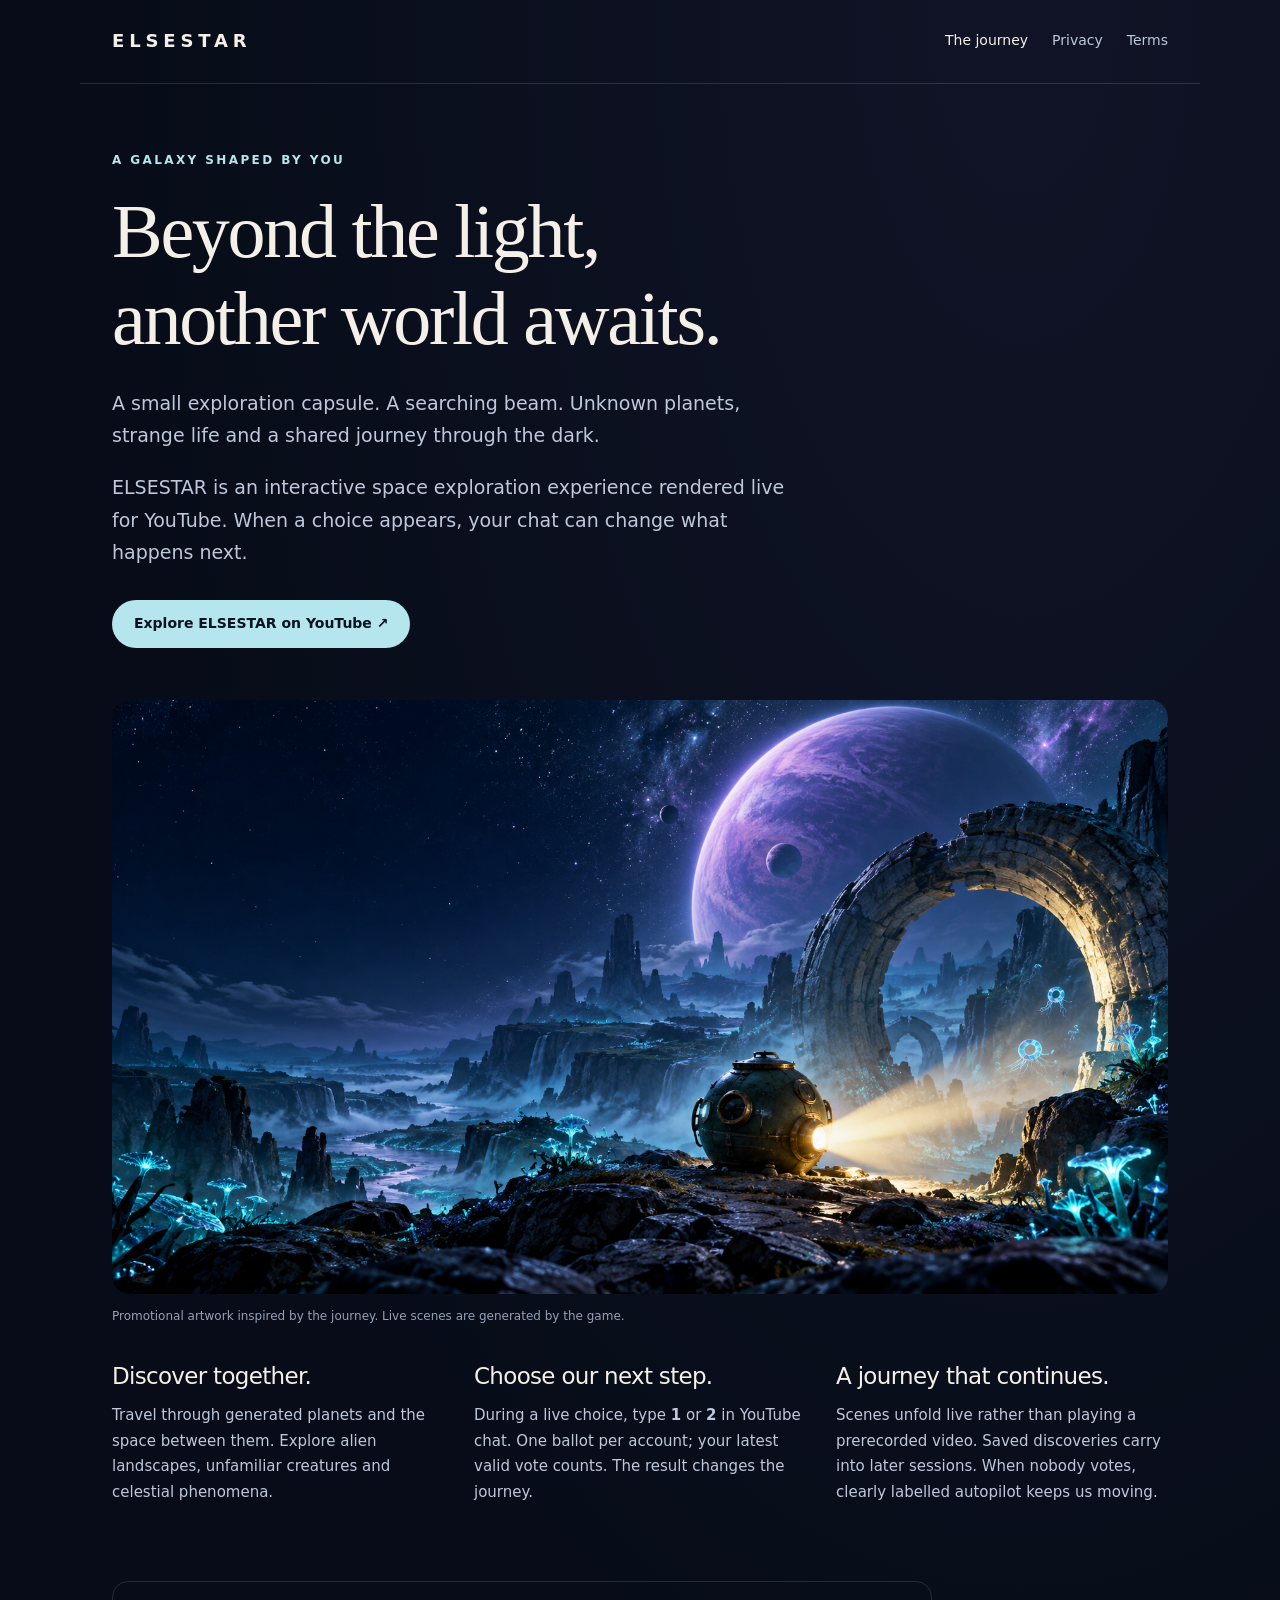
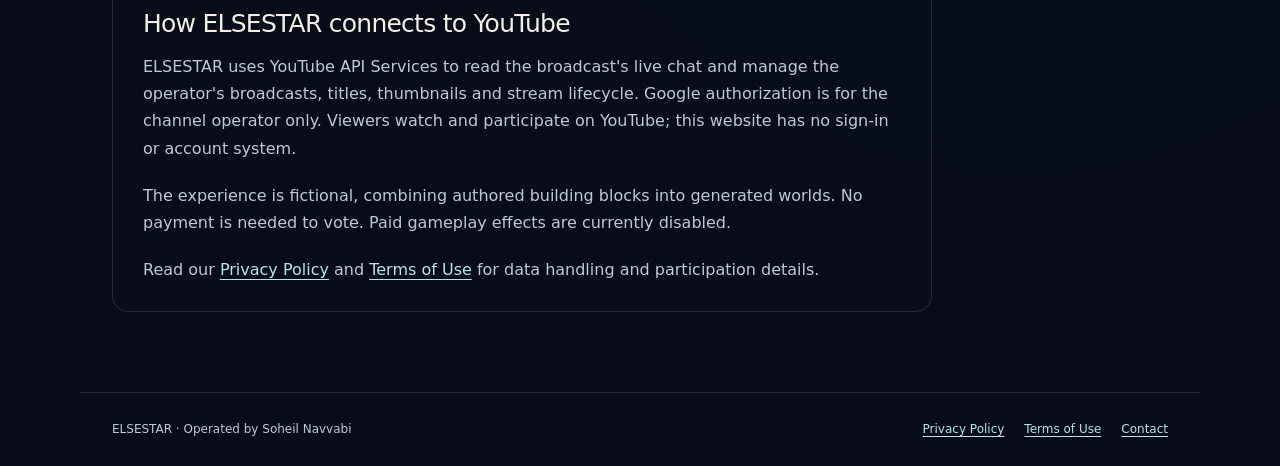
<file: index.html>
<!doctype html>
<html lang="en">
<head>
  <meta charset="utf-8">
  <meta name="viewport" content="width=device-width,initial-scale=1">
  <title>ELSESTAR · A galaxy shaped by you</title>
  <meta name="description" content="Explore unknown planets with ELSESTAR, a live-rendered space journey on YouTube. Real chat choices steer the expedition.">
  <meta name="theme-color" content="#070c18">
  <meta name="google-site-verification" content="zM57xL3msKDSajc5H6RdK731pdIDs801eKt3h3vTSII">
  <link rel="canonical" href="https://soheil-navvabi.github.io/">
  <link rel="stylesheet" href="styles.css">
</head>
<body>
<a class="skip" href="#content">Skip to content</a>
<header><a class="brand" href="./" aria-label="ELSESTAR home">ELSESTAR</a><nav aria-label="Main navigation"><a href="./" aria-current="page">The journey</a><a href="privacy.html">Privacy</a><a href="terms.html">Terms</a></nav></header>
<main id="content">
  <div class="eyebrow">A galaxy shaped by you</div>
  <h1>Beyond the light,<br>another world awaits.</h1>
  <p class="intro">A small exploration capsule. A searching beam. Unknown planets, strange life and a shared journey through the dark.</p>
  <p class="intro">ELSESTAR is an interactive space exploration experience rendered live for YouTube. When a choice appears, your chat can change what happens next.</p>
  <a class="button" href="https://www.youtube.com/channel/UCEKZS0ISGmkt2gDX1mvIlwg">Explore ELSESTAR on YouTube ↗</a>
  <figure class="hero-image"><img src="assets/exploration.png" width="1672" height="941" alt="ELSESTAR promotional artwork: a spherical capsule searches an alien landscape beneath a vast violet planet."><figcaption>Promotional artwork inspired by the journey. Live scenes are generated by the game.</figcaption></figure>
  <section class="cards" aria-label="How the journey works">
    <div><h2>Discover together.</h2><p>Travel through generated planets and the space between them. Explore alien landscapes, unfamiliar creatures and celestial phenomena.</p></div>
    <div><h2>Choose our next step.</h2><p>During a live choice, type <strong>1</strong> or <strong>2</strong> in YouTube chat. One ballot per account; your latest valid vote counts. The result changes the journey.</p></div>
    <div><h2>A journey that continues.</h2><p>Scenes unfold live rather than playing a prerecorded video. Saved discoveries carry into later sessions. When nobody votes, clearly labelled autopilot keeps us moving.</p></div>
  </section>
  <section class="owner-note" aria-labelledby="connection">
    <h2 id="connection">How ELSESTAR connects to YouTube</h2>
    <p>ELSESTAR uses YouTube API Services to read the broadcast's live chat and manage the operator's broadcasts, titles, thumbnails and stream lifecycle. Google authorization is for the channel operator only. Viewers watch and participate on YouTube; this website has no sign-in or account system.</p>
    <p>The experience is fictional, combining authored building blocks into generated worlds. No payment is needed to vote. Paid gameplay effects are currently disabled.</p>
    <p>Read our <a href="privacy.html">Privacy Policy</a> and <a href="terms.html">Terms of Use</a> for data handling and participation details.</p>
  </section>
</main>
<footer><p>ELSESTAR · Operated by Soheil Navvabi</p><div class="links"><a href="privacy.html">Privacy Policy</a><a href="terms.html">Terms of Use</a><a href="mailto:soheil.navvabi@gmail.com">Contact</a></div></footer>
</body>
</html>
</file>
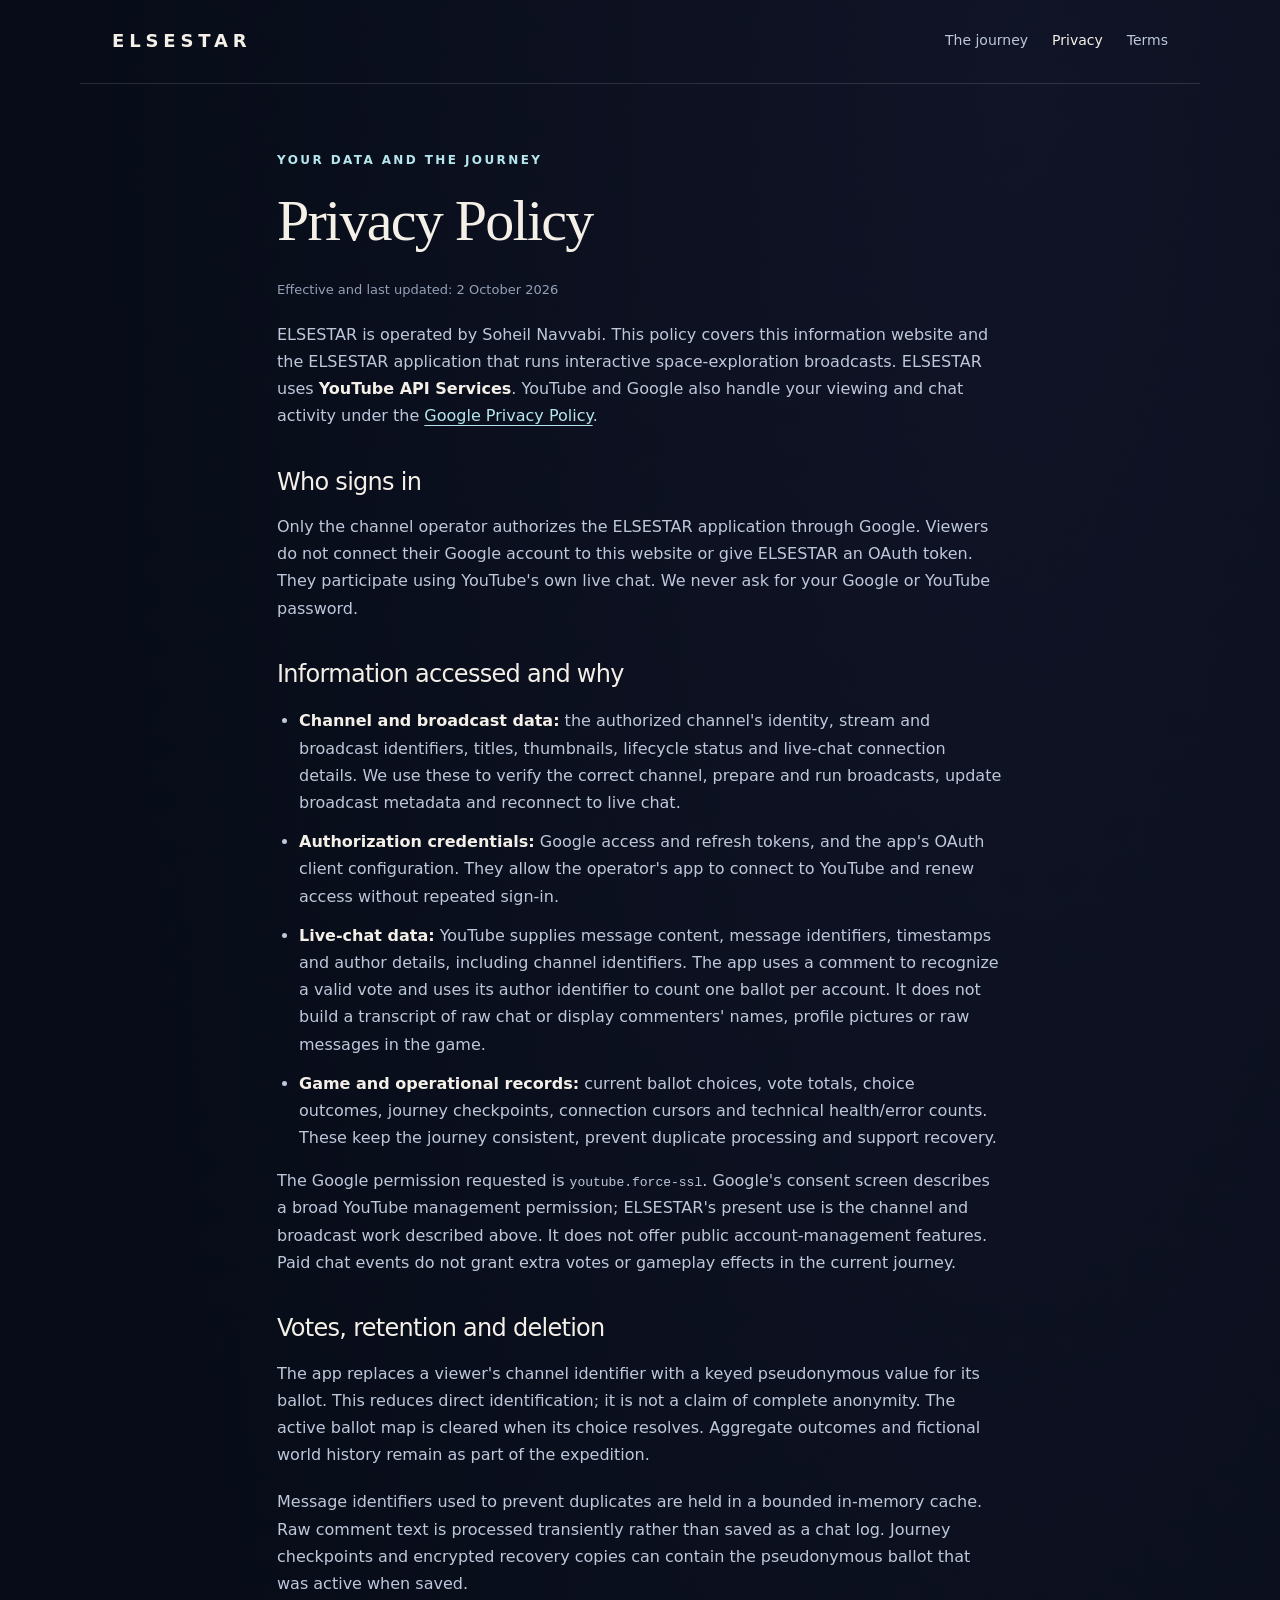
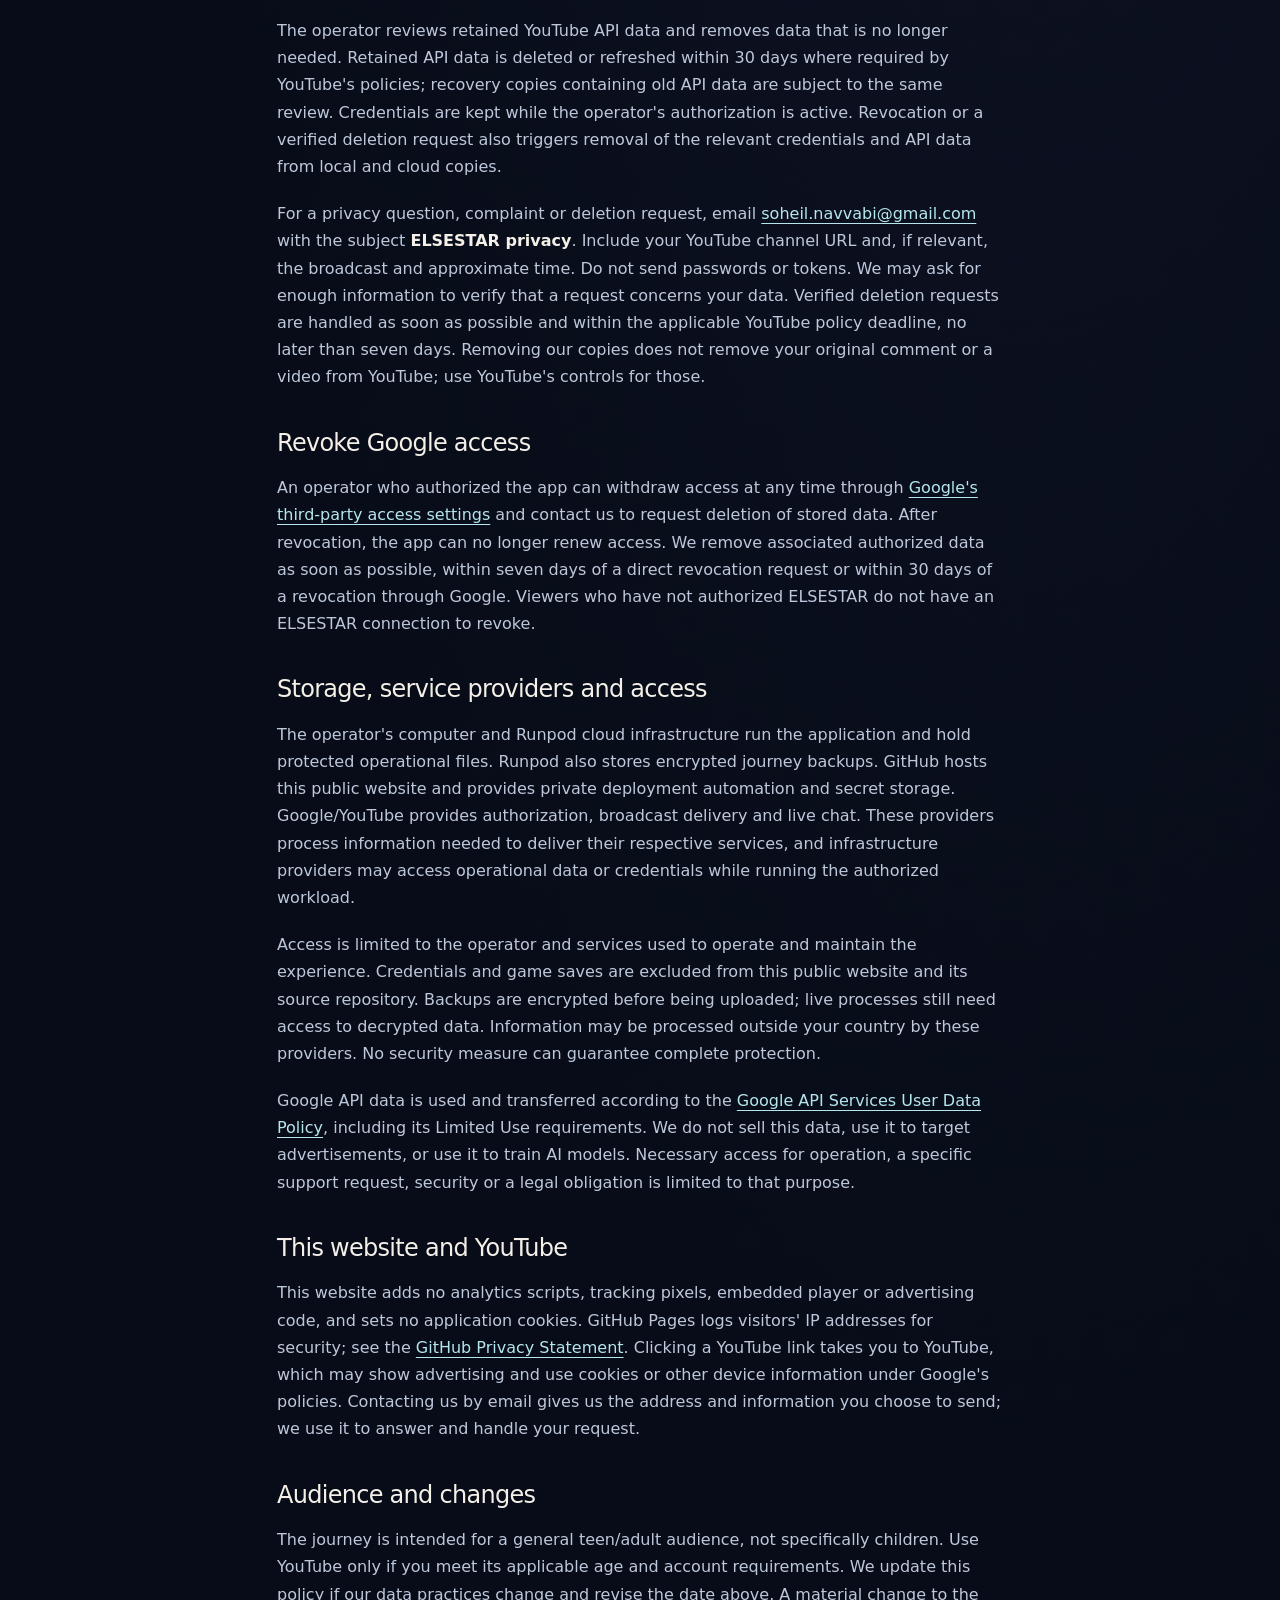
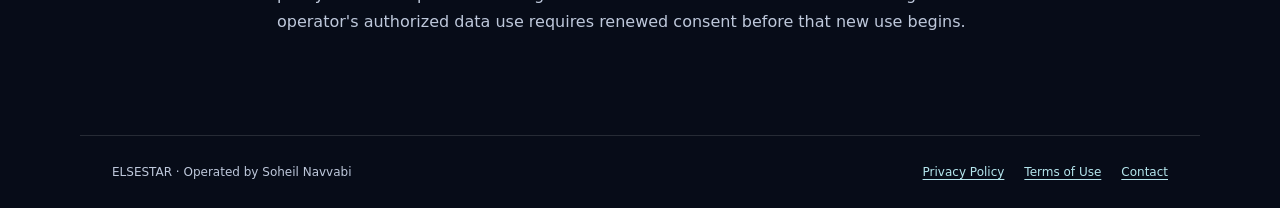
<file: privacy.html>
<!doctype html>
<html lang="en">
<head>
  <meta charset="utf-8">
  <meta name="viewport" content="width=device-width,initial-scale=1">
  <title>Privacy Policy · ELSESTAR</title>
  <meta name="description" content="How ELSESTAR handles YouTube authorization, live chat votes, journey saves and requests to delete data.">
  <meta name="theme-color" content="#070c18">
  <link rel="canonical" href="https://soheil-navvabi.github.io/privacy.html">
  <link rel="stylesheet" href="styles.css">
</head>
<body>
<a class="skip" href="#content">Skip to content</a>
<header><a class="brand" href="./" aria-label="ELSESTAR home">ELSESTAR</a><nav aria-label="Main navigation"><a href="./">The journey</a><a href="privacy.html" aria-current="page">Privacy</a><a href="terms.html">Terms</a></nav></header>
<main id="content" class="policy">
  <div class="eyebrow">Your data and the journey</div>
  <h1>Privacy Policy</h1>
  <p class="updated">Effective and last updated: 2 October 2026</p>
  <p>ELSESTAR is operated by Soheil Navvabi. This policy covers this information website and the ELSESTAR application that runs interactive space-exploration broadcasts. ELSESTAR uses <strong>YouTube API Services</strong>. YouTube and Google also handle your viewing and chat activity under the <a href="https://policies.google.com/privacy">Google Privacy Policy</a>.</p>

  <h2>Who signs in</h2>
  <p>Only the channel operator authorizes the ELSESTAR application through Google. Viewers do not connect their Google account to this website or give ELSESTAR an OAuth token. They participate using YouTube's own live chat. We never ask for your Google or YouTube password.</p>

  <h2>Information accessed and why</h2>
  <ul>
    <li><strong>Channel and broadcast data:</strong> the authorized channel's identity, stream and broadcast identifiers, titles, thumbnails, lifecycle status and live-chat connection details. We use these to verify the correct channel, prepare and run broadcasts, update broadcast metadata and reconnect to live chat.</li>
    <li><strong>Authorization credentials:</strong> Google access and refresh tokens, and the app's OAuth client configuration. They allow the operator's app to connect to YouTube and renew access without repeated sign-in.</li>
    <li><strong>Live-chat data:</strong> YouTube supplies message content, message identifiers, timestamps and author details, including channel identifiers. The app uses a comment to recognize a valid vote and uses its author identifier to count one ballot per account. It does not build a transcript of raw chat or display commenters' names, profile pictures or raw messages in the game.</li>
    <li><strong>Game and operational records:</strong> current ballot choices, vote totals, choice outcomes, journey checkpoints, connection cursors and technical health/error counts. These keep the journey consistent, prevent duplicate processing and support recovery.</li>
  </ul>
  <p>The Google permission requested is <code>youtube.force-ssl</code>. Google's consent screen describes a broad YouTube management permission; ELSESTAR's present use is the channel and broadcast work described above. It does not offer public account-management features. Paid chat events do not grant extra votes or gameplay effects in the current journey.</p>

  <h2>Votes, retention and deletion</h2>
  <p>The app replaces a viewer's channel identifier with a keyed pseudonymous value for its ballot. This reduces direct identification; it is not a claim of complete anonymity. The active ballot map is cleared when its choice resolves. Aggregate outcomes and fictional world history remain as part of the expedition.</p>
  <p>Message identifiers used to prevent duplicates are held in a bounded in-memory cache. Raw comment text is processed transiently rather than saved as a chat log. Journey checkpoints and encrypted recovery copies can contain the pseudonymous ballot that was active when saved.</p>
  <p>The operator reviews retained YouTube API data and removes data that is no longer needed. Retained API data is deleted or refreshed within 30 days where required by YouTube's policies; recovery copies containing old API data are subject to the same review. Credentials are kept while the operator's authorization is active. Revocation or a verified deletion request also triggers removal of the relevant credentials and API data from local and cloud copies.</p>
  <p>For a privacy question, complaint or deletion request, email <a href="mailto:soheil.navvabi@gmail.com">soheil.navvabi@gmail.com</a> with the subject <strong>ELSESTAR privacy</strong>. Include your YouTube channel URL and, if relevant, the broadcast and approximate time. Do not send passwords or tokens. We may ask for enough information to verify that a request concerns your data. Verified deletion requests are handled as soon as possible and within the applicable YouTube policy deadline, no later than seven days. Removing our copies does not remove your original comment or a video from YouTube; use YouTube's controls for those.</p>

  <h2>Revoke Google access</h2>
  <p>An operator who authorized the app can withdraw access at any time through <a href="https://security.google.com/settings/security/permissions">Google's third-party access settings</a> and contact us to request deletion of stored data. After revocation, the app can no longer renew access. We remove associated authorized data as soon as possible, within seven days of a direct revocation request or within 30 days of a revocation through Google. Viewers who have not authorized ELSESTAR do not have an ELSESTAR connection to revoke.</p>

  <h2>Storage, service providers and access</h2>
  <p>The operator's computer and Runpod cloud infrastructure run the application and hold protected operational files. Runpod also stores encrypted journey backups. GitHub hosts this public website and provides private deployment automation and secret storage. Google/YouTube provides authorization, broadcast delivery and live chat. These providers process information needed to deliver their respective services, and infrastructure providers may access operational data or credentials while running the authorized workload.</p>
  <p>Access is limited to the operator and services used to operate and maintain the experience. Credentials and game saves are excluded from this public website and its source repository. Backups are encrypted before being uploaded; live processes still need access to decrypted data. Information may be processed outside your country by these providers. No security measure can guarantee complete protection.</p>
  <p>Google API data is used and transferred according to the <a href="https://developers.google.com/terms/api-services-user-data-policy">Google API Services User Data Policy</a>, including its Limited Use requirements. We do not sell this data, use it to target advertisements, or use it to train AI models. Necessary access for operation, a specific support request, security or a legal obligation is limited to that purpose.</p>

  <h2>This website and YouTube</h2>
  <p>This website adds no analytics scripts, tracking pixels, embedded player or advertising code, and sets no application cookies. GitHub Pages logs visitors' IP addresses for security; see the <a href="https://docs.github.com/en/site-policy/privacy-policies/github-general-privacy-statement">GitHub Privacy Statement</a>. Clicking a YouTube link takes you to YouTube, which may show advertising and use cookies or other device information under Google's policies. Contacting us by email gives us the address and information you choose to send; we use it to answer and handle your request.</p>

  <h2>Audience and changes</h2>
  <p>The journey is intended for a general teen/adult audience, not specifically children. Use YouTube only if you meet its applicable age and account requirements. We update this policy if our data practices change and revise the date above. A material change to the operator's authorized data use requires renewed consent before that new use begins.</p>
</main>
<footer><p>ELSESTAR · Operated by Soheil Navvabi</p><div class="links"><a href="privacy.html">Privacy Policy</a><a href="terms.html">Terms of Use</a><a href="mailto:soheil.navvabi@gmail.com">Contact</a></div></footer>
</body>
</html>
</file>
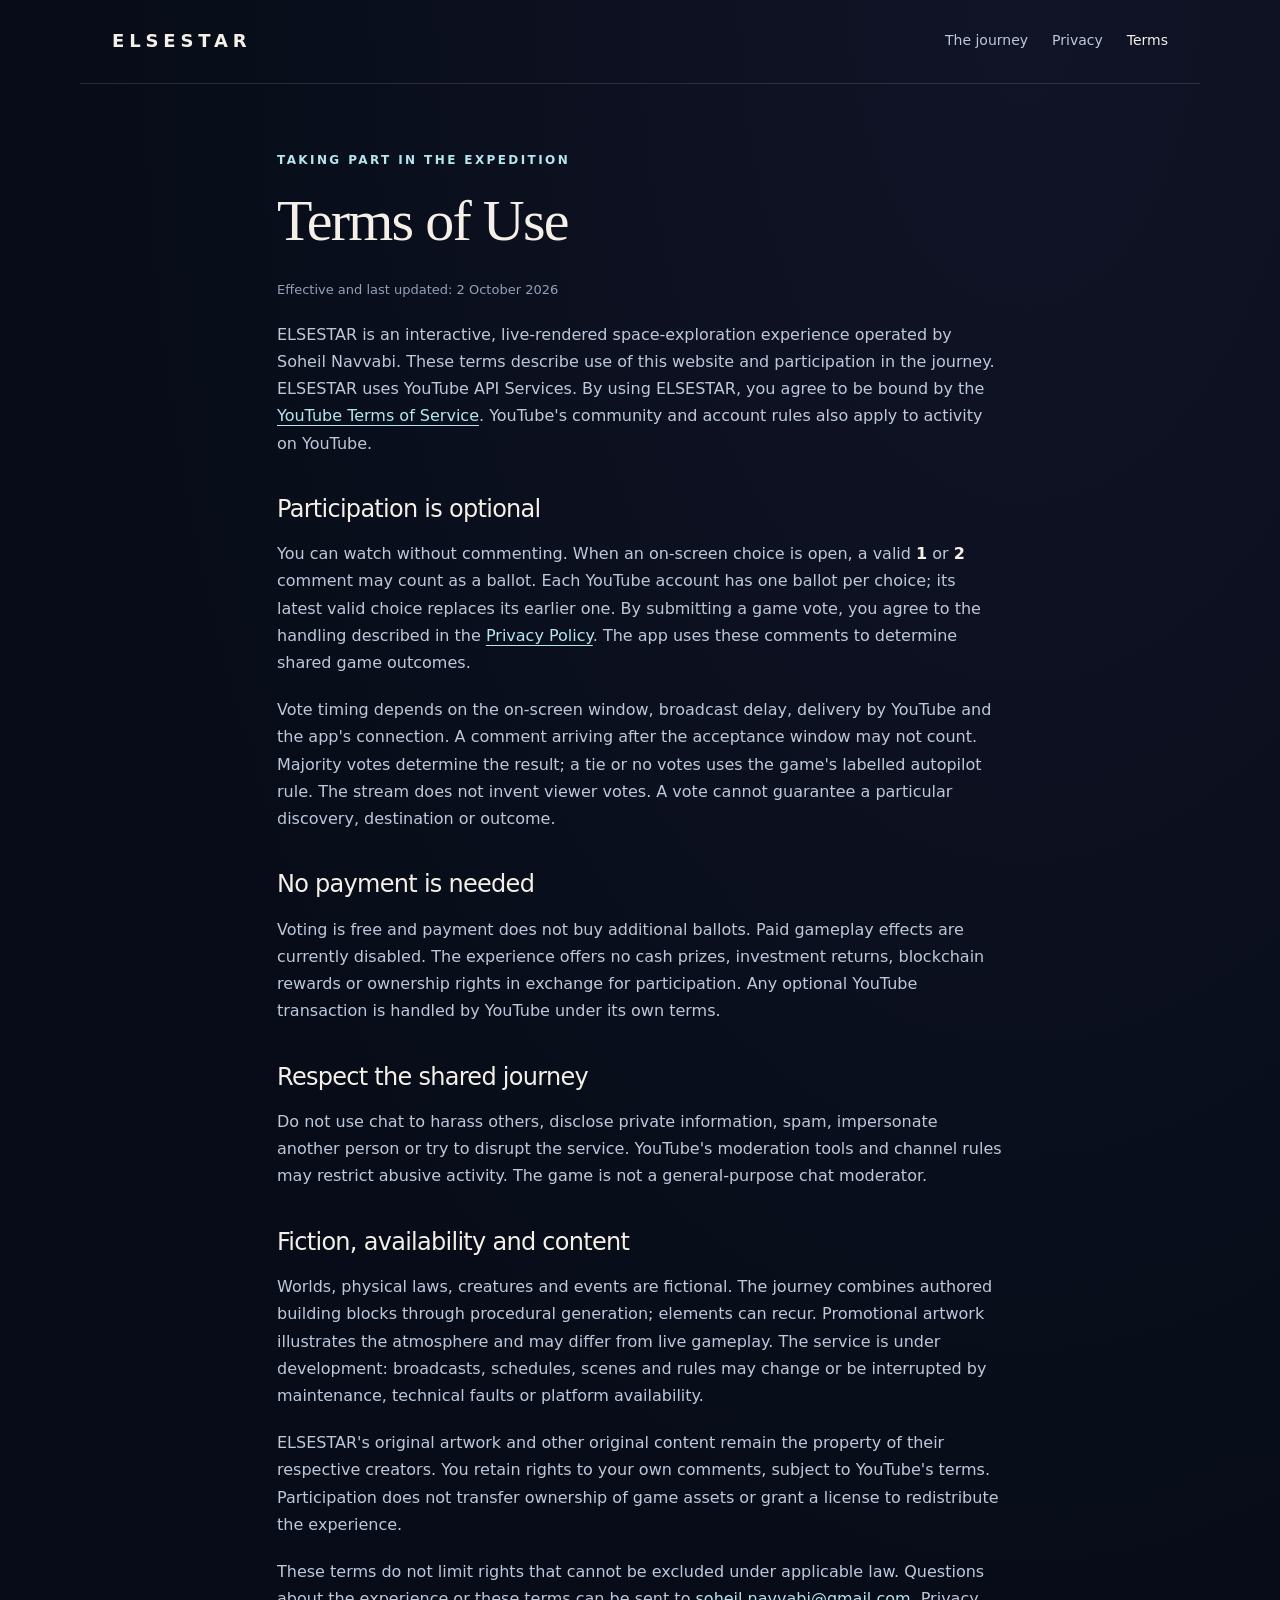
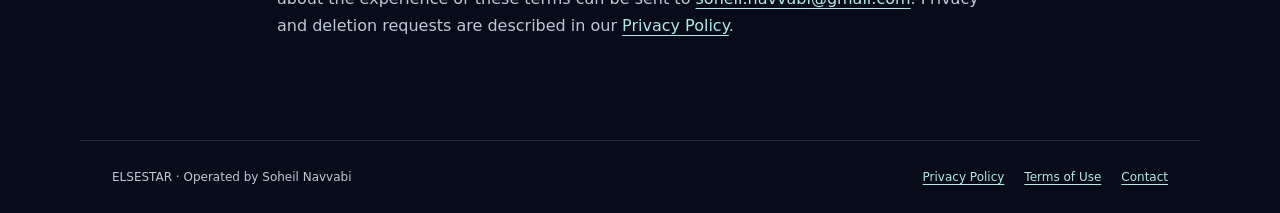
<file: terms.html>
<!doctype html>
<html lang="en">
<head>
  <meta charset="utf-8">
  <meta name="viewport" content="width=device-width,initial-scale=1">
  <title>Terms of Use · ELSESTAR</title>
  <meta name="description" content="Participation rules and terms for ELSESTAR's interactive YouTube space journey.">
  <meta name="theme-color" content="#070c18">
  <link rel="canonical" href="https://soheil-navvabi.github.io/terms.html">
  <link rel="stylesheet" href="styles.css">
</head>
<body>
<a class="skip" href="#content">Skip to content</a>
<header><a class="brand" href="./" aria-label="ELSESTAR home">ELSESTAR</a><nav aria-label="Main navigation"><a href="./">The journey</a><a href="privacy.html">Privacy</a><a href="terms.html" aria-current="page">Terms</a></nav></header>
<main id="content" class="policy">
  <div class="eyebrow">Taking part in the expedition</div>
  <h1>Terms of Use</h1>
  <p class="updated">Effective and last updated: 2 October 2026</p>
  <p>ELSESTAR is an interactive, live-rendered space-exploration experience operated by Soheil Navvabi. These terms describe use of this website and participation in the journey. ELSESTAR uses YouTube API Services. By using ELSESTAR, you agree to be bound by the <a href="https://www.youtube.com/t/terms">YouTube Terms of Service</a>. YouTube's community and account rules also apply to activity on YouTube.</p>

  <h2>Participation is optional</h2>
  <p>You can watch without commenting. When an on-screen choice is open, a valid <strong>1</strong> or <strong>2</strong> comment may count as a ballot. Each YouTube account has one ballot per choice; its latest valid choice replaces its earlier one. By submitting a game vote, you agree to the handling described in the <a href="privacy.html">Privacy Policy</a>. The app uses these comments to determine shared game outcomes.</p>
  <p>Vote timing depends on the on-screen window, broadcast delay, delivery by YouTube and the app's connection. A comment arriving after the acceptance window may not count. Majority votes determine the result; a tie or no votes uses the game's labelled autopilot rule. The stream does not invent viewer votes. A vote cannot guarantee a particular discovery, destination or outcome.</p>

  <h2>No payment is needed</h2>
  <p>Voting is free and payment does not buy additional ballots. Paid gameplay effects are currently disabled. The experience offers no cash prizes, investment returns, blockchain rewards or ownership rights in exchange for participation. Any optional YouTube transaction is handled by YouTube under its own terms.</p>

  <h2>Respect the shared journey</h2>
  <p>Do not use chat to harass others, disclose private information, spam, impersonate another person or try to disrupt the service. YouTube's moderation tools and channel rules may restrict abusive activity. The game is not a general-purpose chat moderator.</p>

  <h2>Fiction, availability and content</h2>
  <p>Worlds, physical laws, creatures and events are fictional. The journey combines authored building blocks through procedural generation; elements can recur. Promotional artwork illustrates the atmosphere and may differ from live gameplay. The service is under development: broadcasts, schedules, scenes and rules may change or be interrupted by maintenance, technical faults or platform availability.</p>
  <p>ELSESTAR's original artwork and other original content remain the property of their respective creators. You retain rights to your own comments, subject to YouTube's terms. Participation does not transfer ownership of game assets or grant a license to redistribute the experience.</p>
  <p>These terms do not limit rights that cannot be excluded under applicable law. Questions about the experience or these terms can be sent to <a href="mailto:soheil.navvabi@gmail.com">soheil.navvabi@gmail.com</a>. Privacy and deletion requests are described in our <a href="privacy.html">Privacy Policy</a>.</p>
</main>
<footer><p>ELSESTAR · Operated by Soheil Navvabi</p><div class="links"><a href="privacy.html">Privacy Policy</a><a href="terms.html">Terms of Use</a><a href="mailto:soheil.navvabi@gmail.com">Contact</a></div></footer>
</body>
</html>
</file>
<file: styles.css>
:root{color-scheme:dark;--bg:#070c18;--ink:#f4f0e8;--soft:#bec8db;--line:#ffffff20;--accent:#b5e6ed}
*{box-sizing:border-box}html{background:var(--bg)}body{margin:0;font-family:system-ui,-apple-system,BlinkMacSystemFont,"Segoe UI",sans-serif;color:var(--ink);line-height:1.7;background:radial-gradient(ellipse at 80% 0,#23244455,transparent 65%),var(--bg)}
a{color:var(--accent);text-underline-offset:.22em}a:hover{color:white}a:focus-visible{outline:2px solid var(--accent);outline-offset:5px}header,footer{max-width:1120px;margin:auto;padding:26px 32px;display:flex;gap:24px;align-items:center;justify-content:space-between}header{border-bottom:1px solid var(--line)}.brand{font-size:18px;font-weight:750;letter-spacing:.27em;text-decoration:none;color:var(--ink)}nav{display:flex;gap:24px;font-size:14px}nav a{color:var(--soft);text-decoration:none}nav [aria-current=page]{color:var(--ink)}main{max-width:1120px;margin:auto;padding:66px 32px 80px}.eyebrow{text-transform:uppercase;letter-spacing:.2em;font-size:12px;font-weight:650;color:var(--accent)}h1,h2{line-height:1.15;font-weight:450;letter-spacing:-.03em}h1{font-family:Georgia,"Times New Roman",serif;font-size:clamp(40px,7vw,76px);margin:18px 0 24px;max-width:770px}h2{font-size:25px;margin:36px 0 14px}p{color:var(--soft);margin:0 0 20px}.intro{font-size:19px;max-width:680px}.button{display:inline-block;margin:12px 0 28px;padding:12px 22px;background:var(--accent);color:#081220;border-radius:30px;text-decoration:none;font-weight:650;font-size:14px}.button:hover{background:#dcf4f7;color:#081220}.hero-image{margin:24px 0 0}.hero-image img{display:block;width:100%;height:auto;border-radius:18px;aspect-ratio:1672/941;object-fit:cover}.hero-image figcaption{font-size:12px;color:#94a1b7;margin:12px 0 0}.cards{display:grid;grid-template-columns:repeat(3,1fr);gap:30px;margin:36px 0 56px}.cards h2{font-size:23px;margin:0 0 14px}.cards p{font-size:15px}.owner-note{max-width:820px;padding:28px 30px;border:1px solid var(--line);border-radius:16px}.owner-note h2{margin-top:0}.owner-note p:last-child{margin-bottom:0}.policy{max-width:790px}.policy h1{font-size:clamp(38px,6vw,58px)}.policy h2{font-size:24px;line-height:1.4}.policy ul{padding-left:22px;color:var(--soft)}.policy li{margin:12px 0}.updated{font-size:13px;color:#94a1b7}.policy strong{color:var(--ink);font-weight:650}.policy a{overflow-wrap:anywhere}footer{border-top:1px solid var(--line);color:#94a1b7;font-size:12px;align-items:flex-start}footer p{margin:0;font-size:12px}footer .links{display:flex;gap:20px;flex-wrap:wrap}.skip{position:absolute;left:16px;top:-60px;background:var(--bg);padding:10px 16px;z-index:10}.skip:focus{top:10px}
@media(max-width:640px){header,footer{padding:22px;gap:18px;flex-wrap:wrap}.brand{font-size:16px}nav{gap:18px;font-size:13px}main{padding:42px 22px 58px}.intro{font-size:17px}.cards{grid-template-columns:1fr;gap:22px;margin:30px 0}.hero-image img{border-radius:12px}.owner-note{padding:22px}.policy h2{font-size:22px}footer .links{gap:16px}}
</file>
